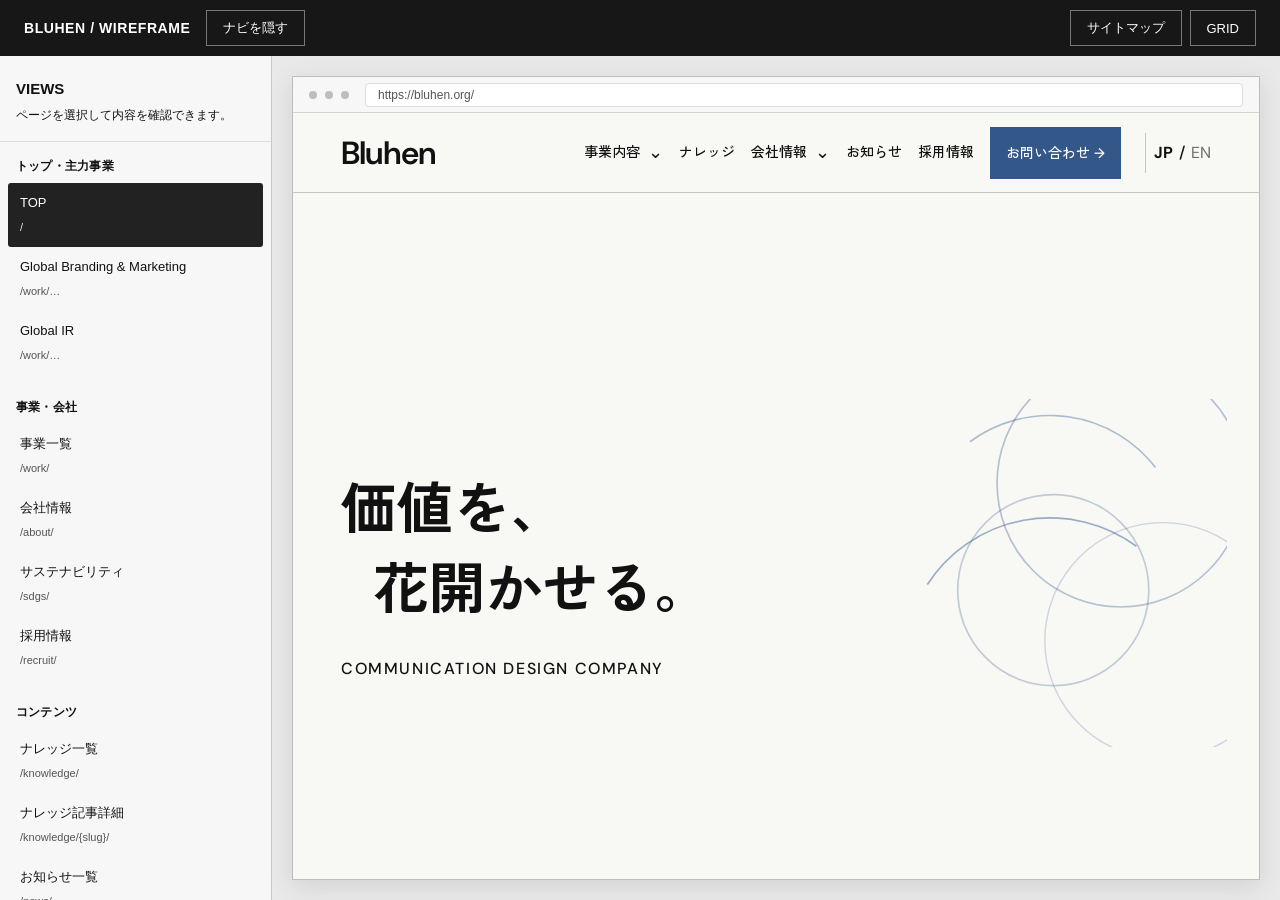
<file: index.html>
<!doctype html>
<html lang="ja">
<head>
  <meta charset="utf-8">
  <meta name="viewport" content="width=device-width, initial-scale=1">
  <meta http-equiv="refresh" content="0; url=./wireframe.html">
  <title>Bluhen | ワイヤーフレーム</title>
  <script>window.location.replace('./wireframe.html' + window.location.search + window.location.hash);</script>
</head>
<body>
  <p><a href="./wireframe.html">最新ワイヤーフレームを見る</a></p>
</body>
</html>
</file>
